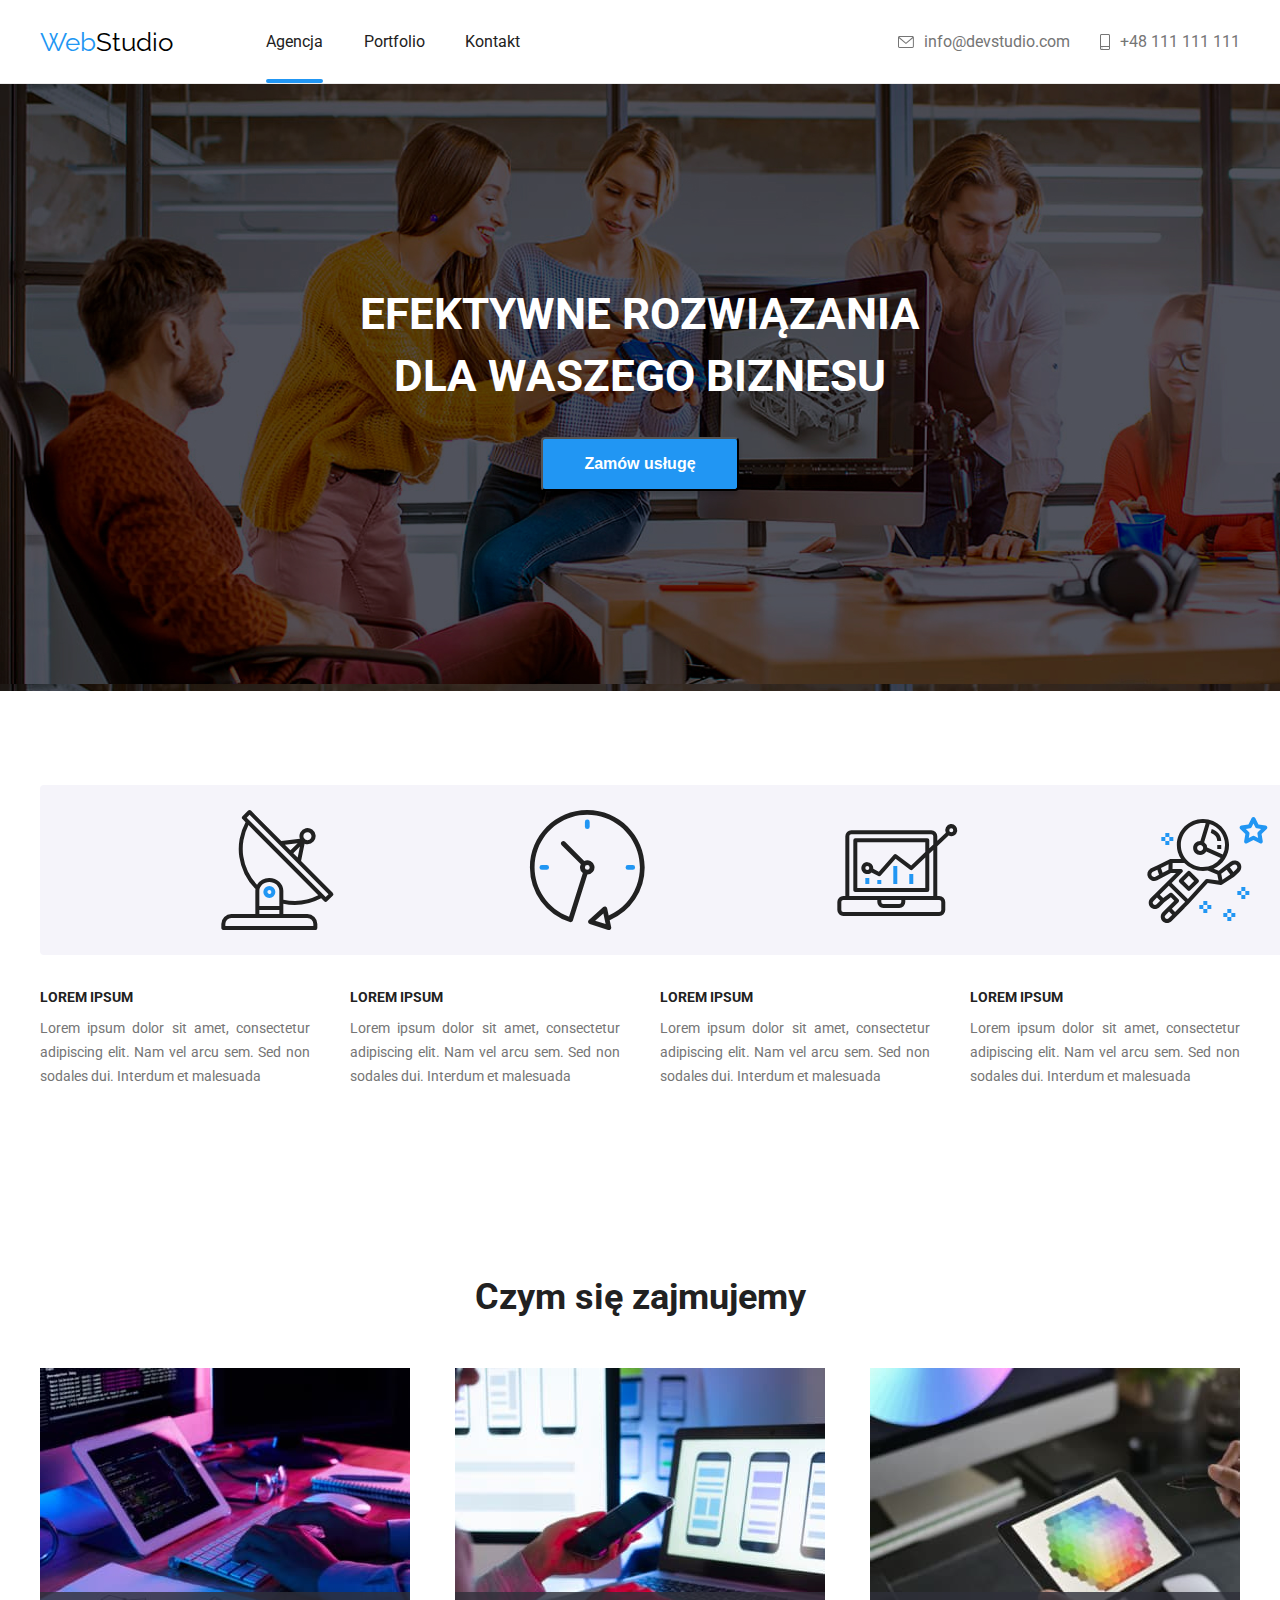
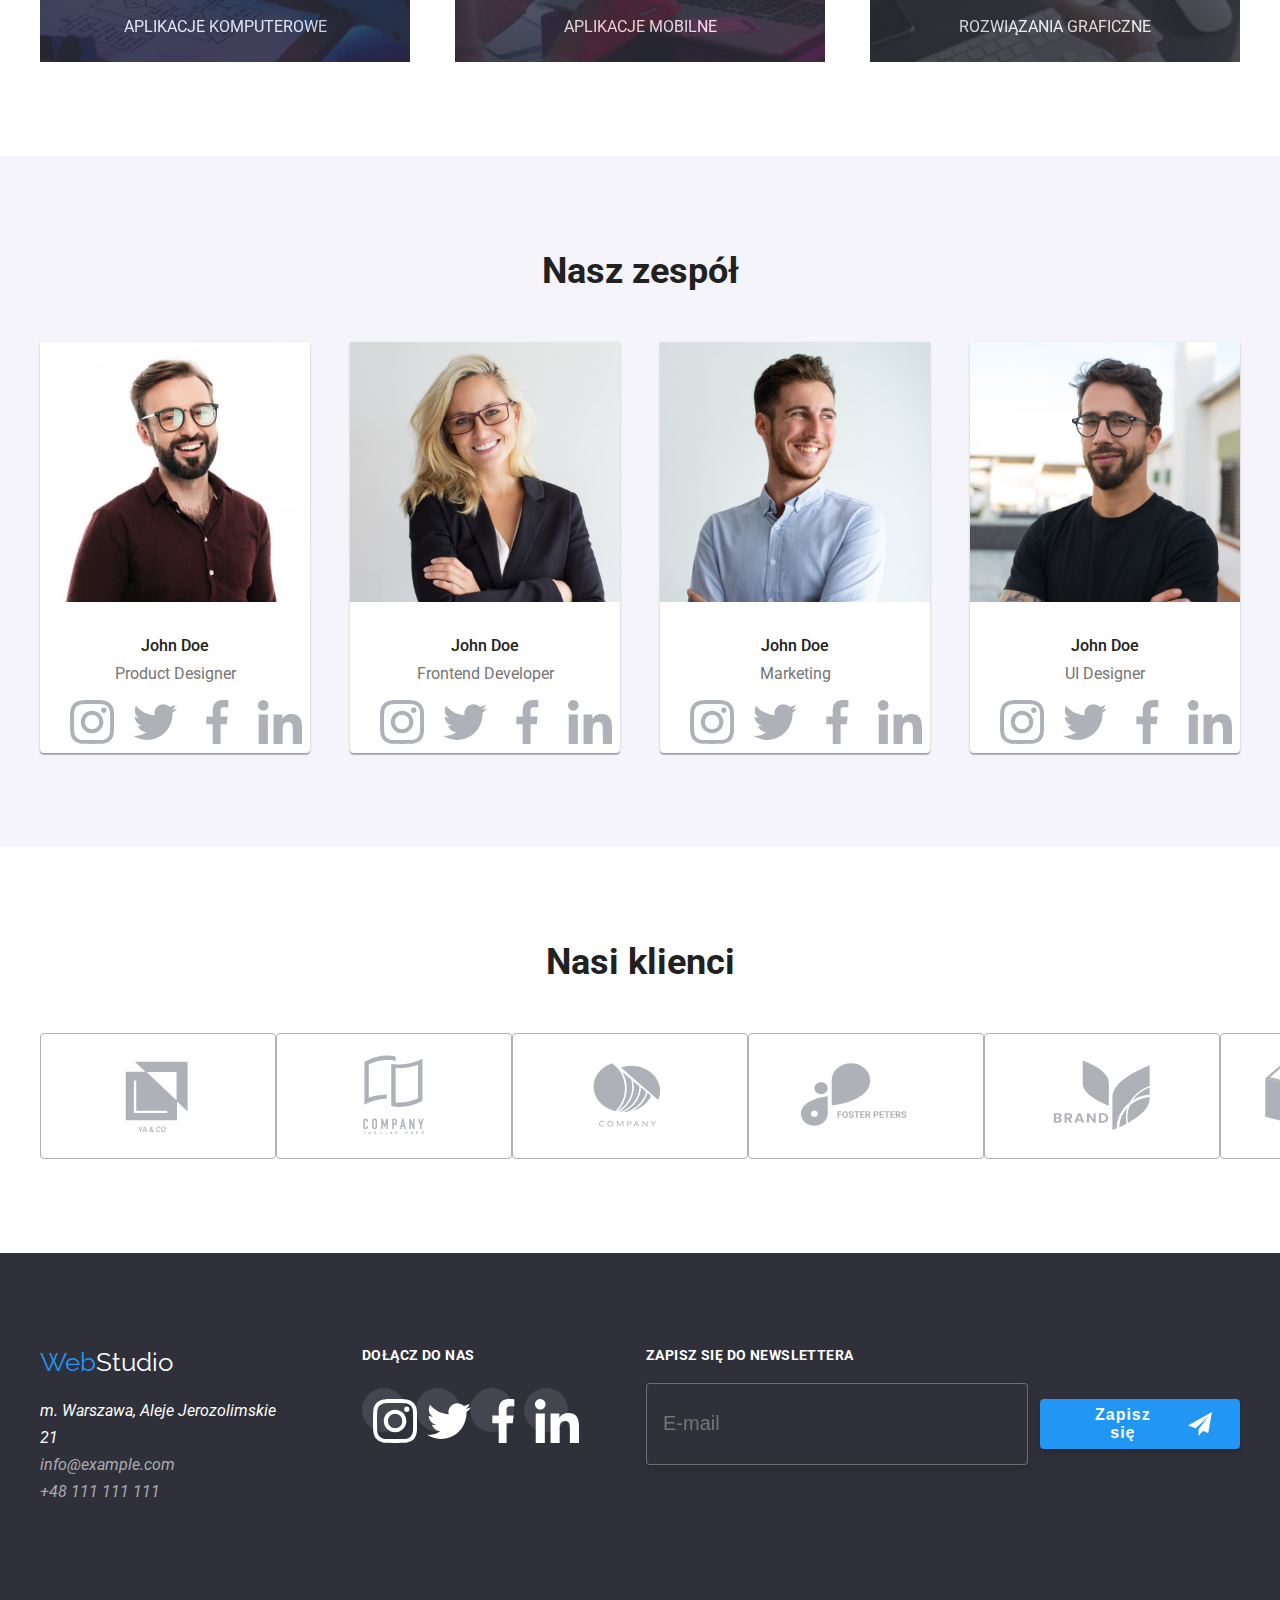
<file: index.html>
<!DOCTYPE html>
<html lang="pl">
  <head>
    <meta charset="UTF-8" />
    <meta http-equiv="X-UA-Compatible" content="IE=edge" />
    <meta name="viewport" content="width=device-width, initial-scale=1.0" />
    <title>Studio</title>
    <link
      rel="stylesheet"
      href="https://cdnjs.cloudflare.com/ajax/libs/modern-normalize/1.1.0/modern-normalize.min.css"
      integrity="sha512-wpPYUAdjBVSE4KJnH1VR1HeZfpl1ub8YT/NKx4PuQ5NmX2tKuGu6U/JRp5y+Y8XG2tV+wKQpNHVUX03MfMFn9Q=="
      crossorigin="anonymous"
      referrerpolicy="no-referrer" />
    <link rel="stylesheet" href="./css/styles.css" />
    <link rel="preconnect" href="https://fonts.googleapis.com" />
    <link rel="preconnect" href="https://fonts.gstatic.com" crossorigin />
    <link
      href="https://fonts.googleapis.com/css2?family=Raleway:wght@700&family=Roboto:wght@400;500;700;900&display=swap"
      rel="stylesheet" />
  </head>
  <body>
    <header class="header">
      <div class="container">
        <div class="header-left">
          <a href="./index.html" class="logo"
            ><span class="blue-web">Web</span>Studio</a
          >
          <nav>
            <ul class="menu">
              <li class="menu-item">
                <a href="./index.html" class="menu-link active">Agencja</a>
              </li>
              <li class="menu-item">
                <a href="./portfolio.html" class="menu-link">Portfolio</a>
              </li>
              <li class="menu-item">
                <a href="" class="menu-link">Kontakt</a>
              </li>
            </ul>
          </nav>
        </div>
        <div class="header-right">
          <div class="header-right">
            <ul class="contact">
              <li class="contact-item">
                <a href="mailto:info@devstudio.com" class="contact-link">
                  <svg width="16px" height="12px" class="contact-icon">
                    <use xlink:href="./images/icons.svg#icon-envelope"></use>
                  </svg>
                  info@devstudio.com
                </a>
              </li>
              <li class="contact-item">
                <a href="tel:+48111111111" class="contact-link">
                  <svg width="10px" height="16px" class="contact-icon">
                    <use xlink:href="./images/icons.svg#icon-smartphone"></use>
                  </svg>
                  +48 111 111 111
                </a>
              </li>
            </ul>
          </div>
          
    </header>
    <main>
      <section class="baner section">
        <div class="baner-img">
        <div class="container">
          <h1>EFEKTYWNE ROZWIĄZANIA <br />DLA WASZEGO BIZNESU</h1>
          <button data-modal-open type="button" class="btn-studio" >Zamów usługę</button>
        </div>
      </div>

      <div class="backdrop is-hidden" data-modal> 
        <div class="modal">
          <div class="container-button-modal">
            <button data-modal-close class="close-button-modal" type="button">
              <svg class="close-button-modal-svg" width="30px" height="30px">
                <use href="./images/icons.svg#icon-closeclose-button-modal"></use>
              </svg>
            </button>
          </div>
          <div class="container-modal-form">
            <h4 class="header-modal-form">Zostaw swoje dane w formularzu poniżej</h4>
            <form class="modal-form">
              <label class="description-label" for="name">Imie</label>
              <div class="input-form-modal">
                <label for="name">
                <svg class="name-form-modal-svg" width="18px" height="18px">
                  <use href="./images/icons.svg#icon-person-black-18dp-1name"></use>
                </svg>
                <input  type="text" id="name">
              </label>
              </div> 
              <label class="description-label" for="phone">Telefon</label>
              <div class="input-form-modal">
                <label for="phone">
                <svg class="name-form-modal-svg" width="18px" height="18px">
                  <use href="./images/icons.svg#icon-phone-black-18dp-1phone"></use>
                </svg>
                <input  type="tel" id="phone">
              </label>
              </div> 
              <label class="description-label" for="email">Email</label>
              <div class="input-form-modal">
                <label for="email">
                <svg class="name-form-modal-svg" width="18px" height="18px">
                  <use href="./images/icons.svg#icon-email-black-18dp-1mail"></use>
                </svg>
                <input  type="email" id="email">
              </label>
              </div> 
              <label class="description-label" for="comment">Komentarz</label>
              <div class="input-form-modal">
                <label for="comment">            
                <textarea class="textarea-form-modal-comment" name="comment" id="comment" rows="7" placeholder="Wprowadź tekst"></textarea>
              </label>
              </div> 
              <div class="accept-the-terms">
              <label class="statute" for="statute">
                <input class="checkbox-modal-input" type="checkbox" name="statute" id="statute">
                <svg class="checkbox-border" width="16px" height="15px">
                  <use href="./images/icons.svg#icon-Vectorborder-checkbox"></use>
                </svg>
                <svg class="checkbox-checkmark" width="11px" height="8px">
                  <use href="./images/icons.svg#icon-Vectorcheckbox-2-1"></use>
                </svg>
                <p>Oświadczam iż akceptuję <a href="#">Regulamin</a> i <a href="$">Politykę Prywatności.</a></p>
              </label>
            </div>
            <div class="modal-form-send-button-container">
              <button class="modal-form-send-button" type="submit">Wyślij</button>
            </div>
            </form>
          </div>
        </div>
      </div>


      </section>
      <section class="lorem-ipsum container section">
        <ul>
          <li>
            <svg class="lorem-ipsum-svg" width="270px" height="120px">
              <use href="./images/icons.svg#icon-antenna-1"></use>
            </svg>
            <h3>LOREM IPSUM</h3>
            <p>
              Lorem ipsum dolor sit amet, consectetur adipiscing elit. Nam vel
              arcu sem. Sed non sodales dui. Interdum et malesuada
            </p>
          </li>
          <li>
            <svg class="lorem-ipsum-svg" width="270px" height="120px">
              <use href="./images/icons.svg#icon-clock-1"></use>
            </svg>
            <h3>LOREM IPSUM</h3>
            <p>
              Lorem ipsum dolor sit amet, consectetur adipiscing elit. Nam vel
              arcu sem. Sed non sodales dui. Interdum et malesuada
            </p>
          </li>
          <li>
            <svg class="lorem-ipsum-svg" width="270px" height="120px">
              <use href="./images/icons.svg#icon-diagram-1"></use>
            </svg>
            <h3>LOREM IPSUM</h3>
            <p>
              Lorem ipsum dolor sit amet, consectetur adipiscing elit. Nam vel
              arcu sem. Sed non sodales dui. Interdum et malesuada
            </p>
          </li>
          <li>
            <svg class="lorem-ipsum-svg" width="270px" height="120px">
              <use href="./images/icons.svg#icon-astronaut-1"></use>
            </svg>
            <h3>LOREM IPSUM</h3>
            <p>
              Lorem ipsum dolor sit amet, consectetur adipiscing elit. Nam vel
              arcu sem. Sed non sodales dui. Interdum et malesuada
            </p>
          </li>
        </ul>
      </section>
      <section class="what-we-do section">
        <div class="container">
          <h2>Czym się zajmujemy</h2>

          <ul>
            <li>
              <img
                src="./images/img1.jpg"
                alt="Zdjęcie przedstawia ręce osoby piszącej na klawiaturze, obok klawiatury leży schemat narysowany na kartce i kod wyświetlający się na tablecie i części monitora"
                width="370"
                height="294" />
              <div class="what-we-do-item-title">
                  <p>APLIKACJE KOMPUTEROWE</p>
              </div>
            </li>
            <li>
              <img
                src="./images/img2.jpg"
                alt="Zdjęcie przedstawia osobe trzymająca telefon oraz laptopa na którym wyświetlają warianty layoutów"
                width="370"
                height="294" />
                <div class="what-we-do-item-title">
                  <p>APLIKACJE MOBILNE</p>
              </div>
            </li>
            <li>
              <img
                src="./images/img3.jpg"
                alt="Zdjęcie przedstawia ręce osoby trzymającej tablet z paletą kolorów do wyboru"
                width="370"
                height="294" />
                <div class="what-we-do-item-title">
                  <p>ROZWIĄZANIA GRAFICZNE</p>
              </div>
            </li>
          </ul>
        </div>
      </section>
      <section class="team section">
        <div class="container">
          <h2>Nasz zespół</h2>

          <ul class="employ-card">
            <li>
              <figure>
                <img
                  src="./images/team1.jpg"
                  alt="John Doe Product Designer"
                  width="270"
                  height="260" />
                <figcaption>
                  <p class="name">John Doe</p>
                  <p class="job-position">Product Designer</p>
                  <ul class="socialmedia-icons">
                    <li class="socialmedia-icon">
                      <a href="#">
                        <svg width="44px" height="44px">
                          <use href="./images/icons.svg#icon-instagram-2"></use>
                        </svg>
                      </a>
                    </li>                    
                    <li class="socialmedia-icon">
                      <a href="#">
                        <svg width="44px" height="44px">
                          <use href="./images/icons.svg#icon-twitter-1"></use>
                        </svg>
                      </a>
                    </li>
                    <li class="socialmedia-icon">
                      <a href="#">
                      <svg width="44px" height="44px">
                        <use href="./images/icons.svg#icon-facebook-1"></use>
                      </svg>
                    </a>
                    </li>
                    <li class="socialmedia-icon">
                      <a href="#">
                      <svg width="44px" height="44px">
                        <use href="./images/icons.svg#icon-linkedin-1"></use>
                      </svg>
                    </a>
                    </li>
                  </ul>
                </figcaption>
              </figure>
            </li>
            <li>
              <figure>
                <img
                  src="./images/team2.jpg"
                  alt="John Doe Frontend Developer"
                  width="270"
                  height="260" />
                <figcaption>
                  <p class="name">John Doe</p>
                  <p class="job-position">Frontend Developer</p>
                  <ul class="socialmedia-icons">
                    <li class="socialmedia-icon">
                      <a href="#">
                      <svg width="44px" height="44px">
                        <use href="./images/icons.svg#icon-instagram-2"></use>
                      </svg>
                    </a>
                    </li>
                    <li class="socialmedia-icon">
                      <a href="#">
                      <svg width="44px" height="44px">
                        <use href="./images/icons.svg#icon-twitter-1"></use>
                      </svg>
                    </a>
                    </li>
                    <li class="socialmedia-icon">
                      <a href="#">
                      <svg width="44px" height="44px">
                        <use href="./images/icons.svg#icon-facebook-1"></use>
                      </svg>
                    </a>
                    </li>
                    <li class="socialmedia-icon">
                      <a href="#">
                      <svg width="44px" height="44px">
                        <use href="./images/icons.svg#icon-linkedin-1"></use>
                      </svg>
                    </a>
                    </li>
                  </ul>
                </figcaption>
              </figure>
            </li>
            <li>
              <figure>
                <img
                  src="./images/team3.jpg"
                  alt="John Doe Marketing"
                  width="270"
                  height="260" />
                <figcaption>
                  <p class="name">John Doe</p>
                  <p class="job-position">Marketing</p>
                  <ul class="socialmedia-icons">
                    <li class="socialmedia-icon">
                      <a href="#">
                      <svg width="44px" height="44px">
                        <use href="./images/icons.svg#icon-instagram-2"></use>
                      </svg>
                    </a>
                    </li>
                    <li class="socialmedia-icon">
                      <a href="#">
                      <svg width="44px" height="44px">
                        <use href="./images/icons.svg#icon-twitter-1"></use>
                      </svg>
                    </a>
                    </li>
                    <li class="socialmedia-icon">
                      <a href="#">
                      <svg width="44px" height="44px">
                        <use href="./images/icons.svg#icon-facebook-1"></use>
                      </svg>
                    </a>
                    </li>
                    <li class="socialmedia-icon">
                      <a href="#">
                      <svg width="44px" height="44px">
                        <use href="./images/icons.svg#icon-linkedin-1"></use>
                      </svg>
                    </a>
                    </li>
                  </ul>
                </figcaption>
              </figure>
            </li>
            <li>
              <figure>
                <img
                  src="./images/team4.jpg"
                  alt="John Doe UI Designer"
                  width="270"
                  height="260" />
                <figcaption>
                  <p class="name">John Doe</p>
                  <p class="job-position">UI Designer</p>
                  <ul class="socialmedia-icons">
                    <li class="socialmedia-icon">
                      <a href="#">
                      <svg width="44px" height="44px">
                        <use href="./images/icons.svg#icon-instagram-2"></use>
                      </svg>
                    </a>
                    </li>
                    <li class="socialmedia-icon">
                      <a href="#">
                      <svg width="44px" height="44px">
                        <use href="./images/icons.svg#icon-twitter-1"></use>
                      </svg>
                    </a>
                    </li>
                    <li class="socialmedia-icon">
                      <a href="#">
                      <svg width="44px" height="44px">
                        <use href="./images/icons.svg#icon-facebook-1"></use>
                      </svg>
                    </a>
                    </li>
                    <li class="socialmedia-icon">
                      <a href="#">
                      <svg width="44px" height="44px">
                        <use href="./images/icons.svg#icon-linkedin-1"></use>
                      </svg>
                    </a>
                    </li>
                  </ul>
                </figcaption>
              </figure>
            </li>
          </ul>
        </div>
      </section>
      <section class="our-customers section">
        <div class="container">
          <h2>Nasi klienci</h2>
          <ul class="customers">
            <li class="customer">
              <svg width="170px" height="92px">
                <use href="./images/icons.svg#icon-LogoYACO"></use>
              </svg>
            </li>
            <li class="customer">
              <svg width="170px" height="92px">
                <use href="./images/icons.svg#icon-Logotagline-here"></use>
              </svg>
            </li>
            <li class="customer">
              <svg width="170px" height="92px">
                <use href="./images/icons.svg#icon-Logocompany"></use>
              </svg>
            </li>
            <li class="customer">
              <svg width="170px" height="92px">
                <use href="./images/icons.svg#icon-Logopeters"></use>
              </svg>
            </li>
            <li class="customer">
              <svg width="170px" height="92px">
                <use href="./images/icons.svg#icon-Logobrand"></use>
              </svg>
            </li>
            <li class="customer">
              <svg width="170px" height="92px">
                <use href="./images/icons.svg#icon-Logotag-line"></use>
              </svg>
            </li>
          </ul>
        </div>
      </section>
    </main>
    <footer class="footer section">
      <div class="container footer-container">
        <div class="footer-left">
          <a href="./index.html"
            ><span class="logo"
              ><span class="blue-web">Web</span>Studio</span
            ></a
          >
          <address class="address">
            <ul>
              <li>
                <a href="https://goo.gl/maps/ZJ2jtGcHfp8Aeqk69"
                  ><p>m. Warszawa, Aleje Jerozolimskie 21</p></a
                >
              </li>
              <li class="contact-footer">
                <a href="mailto:info@example.com"> info@example.com</a>
              </li>
              <li class="contact-footer">
                <a href="tel:+48111111111"> +48 111 111 111</a>
              </li>
            </ul>
          </address>
        </div>
        <div class="footer-right">
          <p class="join-to-us">DOŁĄCZ DO NAS</p>
          <ul class="socialmedia-icons">
            <li class="socialmedia-icon">
              <a href="#">
              <svg width="44px" height="44px">
                <use href="./images/icons.svg#icon-instagram-2"></use>
              </svg>
            </a>
            </li>
            <li class="socialmedia-icon">
              <a href="#">
              <svg width="44px" height="44px">
                <use href="./images/icons.svg#icon-twitter-1"></use>
              </svg>
            </a>
            </li>
            <li class="socialmedia-icon">
              <a href="#">
              <svg width="44px" height="44px">
                <use href="./images/icons.svg#icon-facebook-1"></use>
              </svg>
            </a>
            </li>
            <li class="socialmedia-icon">
              <a href="#">
              <svg width="44px" height="44px">
                <use href="./images/icons.svg#icon-linkedin-1"></use>
              </svg>
            </a>
            </li>
          </ul>
        </div>
        <div class="subscribe-newsletter">
          <p class="subscribe-newsletter-header">
            Zapisz się do newslettera
          </p>
          <form class="newsletter-form">
            <input class="input-email-newsletter" type="email" name="email" placeholder="E-mail"/>
            <button class="newsletter-button" type="submit">Zapisz się <img src="./images/icon-send.png" alt=""></button>
          </form>
        </div>
      </div>
    </footer>
    <script src="./modal.js"></script>
  </body>
</html>
</file>
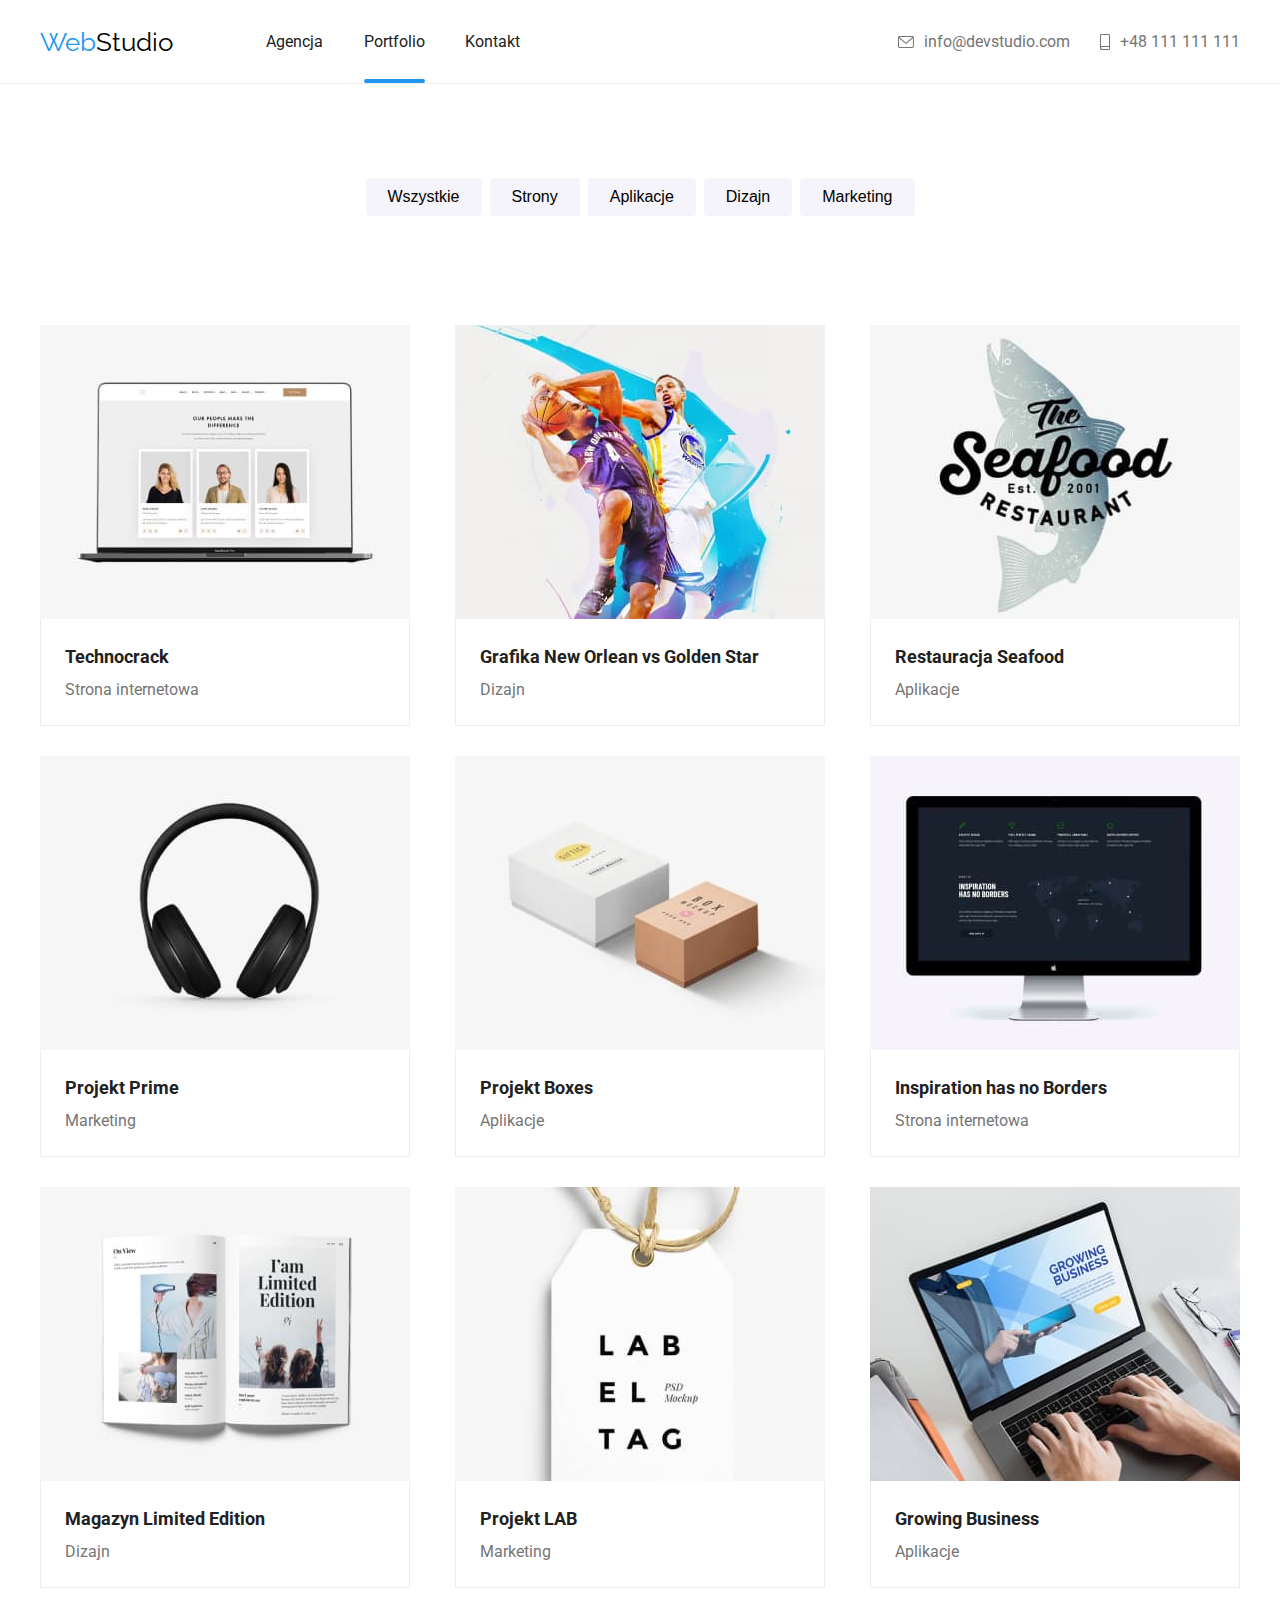
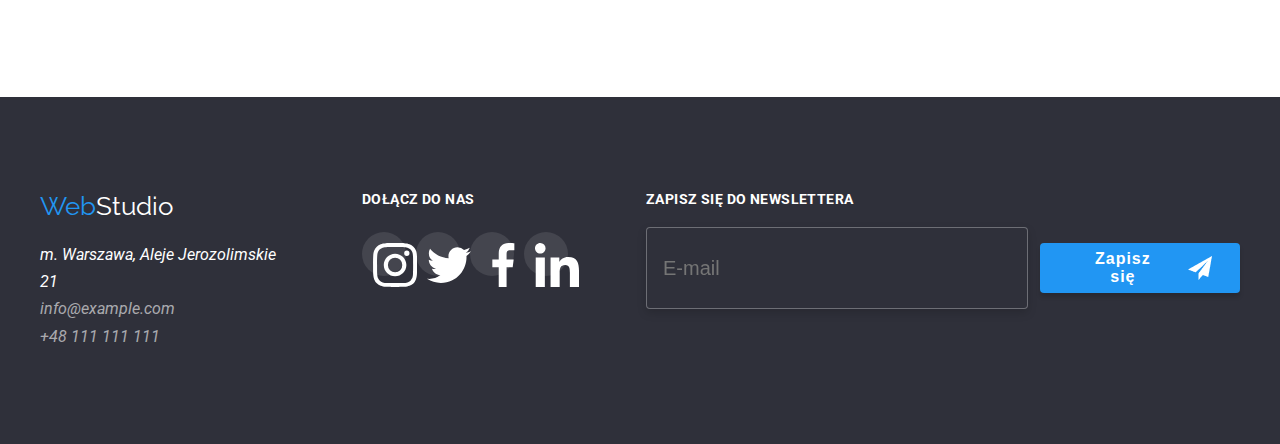
<file: portfolio.html>
<!DOCTYPE html>
<html lang="pl">
  <head>
    <meta charset="UTF-8" />
    <meta http-equiv="X-UA-Compatible" content="IE=edge" />
    <meta name="viewport" content="width=device-width, initial-scale=1.0" />
    <title>Portfolio</title>
    <link
      rel="stylesheet"
      href="https://cdnjs.cloudflare.com/ajax/libs/modern-normalize/1.1.0/modern-normalize.min.css"
      integrity="sha512-wpPYUAdjBVSE4KJnH1VR1HeZfpl1ub8YT/NKx4PuQ5NmX2tKuGu6U/JRp5y+Y8XG2tV+wKQpNHVUX03MfMFn9Q=="
      crossorigin="anonymous"
      referrerpolicy="no-referrer" />
    <link rel="stylesheet" href="./css/styles.css" />
    <link rel="preconnect" href="https://fonts.googleapis.com" />
    <link rel="preconnect" href="https://fonts.gstatic.com" crossorigin />
    <link
      href="https://fonts.googleapis.com/css2?family=Raleway:wght@700&family=Roboto:wght@400;500;700;900&display=swap"
      rel="stylesheet" />
  </head>
  <body>
    <header class="header">
      <div class="container">
        <div class="header-left">
          <a href="./index.html" class="logo"
            ><span class="blue-web">Web</span>Studio</a
          >
          <nav>
            <ul class="menu">
              <li class="menu-item">
                <a href="./index.html" class="menu-link">Agencja</a>
              </li>
              <li class="menu-item">
                <a href="./portfolio.html" class="menu-link active">Portfolio</a>
              </li>
              <li class="menu-item">
                <a href="" class="menu-link">Kontakt</a>
              </li>
            </ul>
          </nav>
        </div>
        <div class="header-right">
          <div class="header-right">
            <ul class="contact">
              <li class="contact-item">
                <a href="mailto:info@devstudio.com" class="contact-link">
                  <svg width="16px" height="12px" class="contact-icon">
                    <use xlink:href="./images/icons.svg#icon-envelope"></use>
                  </svg>
                  info@devstudio.com
                </a>
              </li>
              <li class="contact-item">
                <a href="tel:+48111111111" class="contact-link">
                  <svg width="10px" height="16px" class="contact-icon">
                    <use xlink:href="./images/icons.svg#icon-smartphone"></use>
                  </svg>
                  +48 111 111 111
                </a>
              </li>
            </ul>
          </div>
          
    </header>
    <main class="main-portfolio">
      <div class="container">
        <ul class="list-btn-portfolio">
          <li>
            <button type="button" class="btn-portfolio">Wszystkie</button>
          </li>
          <li><button type="button" class="btn-portfolio">Strony</button></li>
          <li>
            <button type="button" class="btn-portfolio">Aplikacje</button>
          </li>
          <li><button type="button" class="btn-portfolio">Dizajn</button></li>
          <li>
            <button type="button" class="btn-portfolio">Marketing</button>
          </li>
        </ul>
      </div>
      <section>
        <div class="container">
          <ul class="portfolio-boxes section">
            <li>
                  <figure class="portfolio-card">
                    <div class="portfolio-img-container">
                      <img
                        src="./images/technocrack.jpg"
                        alt="Laptop na którym wyświetlają się 3 osoby"
                        width="370"
                        height="294" />
                          <p class="portfolio-card-description">
                            Technocrack jest popularną platformą wykorzystywaną do 
                            rozpowszechniania koronawirusa. 
                            Firmy wykorzystują tę platformę do celów szpiegowskich i 
                            ataków na niezabezpieczone serwery konkurencji</p>
                      </div>
                    <figcaption>
                      <p class="portfolio-title">Technocrack</p>
                      <p class="portfolio-filtr">Strona internetowa</p>
                    </figcaption>
                  </figure>
            </li>
            <li>
              <figure class="portfolio-card">
                <div class="portfolio-img-container">
                <img
                  src="./images/grafika-new-orlean-vs-golden-star.jpg"
                  alt="Dwóch koszykarzy walczących o piłkę"
                  width="370"
                  height="294" />
                  <p class="portfolio-card-description">
                    Technocrack jest popularną platformą wykorzystywaną do 
                    rozpowszechniania koronawirusa. 
                    Firmy wykorzystują tę platformę do celów szpiegowskich i 
                    ataków na niezabezpieczone serwery konkurencji</p>
                </div>
                <figcaption>
                  <p class="portfolio-title">
                    Grafika New Orlean vs Golden Star
                  </p>
                  <p class="portfolio-filtr">Dizajn</p>
                </figcaption>
              </figure>
            </li>
            <li>
              <figure class="portfolio-card">
                <div class="portfolio-img-container">
                <img
                  src="./images/restauracja-seafood.jpg"
                  alt="Logo restauracji Seafood"
                  width="370"
                  height="294" />
                  <p class="portfolio-card-description">
                    Technocrack jest popularną platformą wykorzystywaną do 
                    rozpowszechniania koronawirusa. 
                    Firmy wykorzystują tę platformę do celów szpiegowskich i 
                    ataków na niezabezpieczone serwery konkurencji</p>
                </div>
                <figcaption>
                  <p class="portfolio-title">Restauracja Seafood</p>
                  <p class="portfolio-filtr">Aplikacje</p>
                </figcaption>
              </figure >
            </li>
            <li>
              <figure class="portfolio-card">
                <div class="portfolio-img-container">
                <img
                  src="./images/projekt-prime.jpg"
                  alt="Czarne słuchawki nauszne"
                  width="370"
                  height="294" />
                  <p class="portfolio-card-description">
                    Technocrack jest popularną platformą wykorzystywaną do 
                    rozpowszechniania koronawirusa. 
                    Firmy wykorzystują tę platformę do celów szpiegowskich i 
                    ataków na niezabezpieczone serwery konkurencji</p>
                </div>
                <figcaption>
                  <p class="portfolio-title">Projekt Prime</p>
                  <p class="portfolio-filtr">Marketing</p>
                </figcaption>
              </figure>
            </li>
            <li>
              <figure class="portfolio-card">
                <div class="portfolio-img-container">
                <img
                  src="./images/projekt-boxes.jpg"
                  alt="Większe białe pudełko i mniejsze bezowe pudełko"
                  width="370"
                  height="294" />
                  <p class="portfolio-card-description">
                    Technocrack jest popularną platformą wykorzystywaną do 
                    rozpowszechniania koronawirusa. 
                    Firmy wykorzystują tę platformę do celów szpiegowskich i 
                    ataków na niezabezpieczone serwery konkurencji</p>
                </div>
                <figcaption>
                  <p class="portfolio-title">Projekt Boxes</p>
                  <p class="portfolio-filtr">Aplikacje</p>
                </figcaption>
              </figure>
            </li>
            <li>
              <figure class="portfolio-card">
                <div class="portfolio-img-container">
                <img
                  src="./images/inspiration-has-no-borders.jpg"
                  alt="Monitor wyświetlający ciemną stronę internetową"
                  width="370"
                  height="294" />
                  <p class="portfolio-card-description">
                    Technocrack jest popularną platformą wykorzystywaną do 
                    rozpowszechniania koronawirusa. 
                    Firmy wykorzystują tę platformę do celów szpiegowskich i 
                    ataków na niezabezpieczone serwery konkurencji</p>
                </div>
                <figcaption>
                  <p class="portfolio-title">Inspiration has no Borders</p>
                  <p class="portfolio-filtr">Strona internetowa</p>
                </figcaption>
              </figure>
            </li>
            <li>
              <figure class="portfolio-card">
                <div class="portfolio-img-container">
                <img
                  src="./images/magazyn-limited-edition.jpg"
                  alt="Ksiązka I am limited edition"
                  width="370"
                  height="294" />
                  <p class="portfolio-card-description">
                    Technocrack jest popularną platformą wykorzystywaną do 
                    rozpowszechniania koronawirusa. 
                    Firmy wykorzystują tę platformę do celów szpiegowskich i 
                    ataków na niezabezpieczone serwery konkurencji</p>
                  </div>
                <figcaption>
                  <p class="portfolio-title">Magazyn Limited Edition</p>
                  <p class="portfolio-filtr">Dizajn</p>
                </figcaption>
              </figure>
            </li>
            <li>
              <figure class="portfolio-card">
                <div class="portfolio-img-container">
                <img
                  src="./images/projekt-lab.jpg"
                  alt="Etykieta LAB EL TAG"
                  width="370"
                  height="294" />
                  <p class="portfolio-card-description">
                    Technocrack jest popularną platformą wykorzystywaną do 
                    rozpowszechniania koronawirusa. 
                    Firmy wykorzystują tę platformę do celów szpiegowskich i 
                    ataków na niezabezpieczone serwery konkurencji</p>
                  </div>
                <figcaption>
                  <p class="portfolio-title">Projekt LAB</p>
                  <p class="portfolio-filtr">Marketing</p>
                </figcaption>
              </figure>
            </li>
            <li>
              <figure class="portfolio-card">
                <div class="portfolio-img-container">
                <img
                  src="./images/growing-business.jpg"
                  alt="Laptop napis Growing Biznes dłonie połozone na klawiaturze"
                  width="370"
                  height="294" />
                  <p class="portfolio-card-description">
                    Technocrack jest popularną platformą wykorzystywaną do 
                    rozpowszechniania koronawirusa. 
                    Firmy wykorzystują tę platformę do celów szpiegowskich i 
                    ataków na niezabezpieczone serwery konkurencji</p>
                  </div>
                <figcaption>
                  <p class="portfolio-title">Growing Business</p>
                  <p class="portfolio-filtr">Aplikacje</p>
                </figcaption>
              </figure>
            </li>
          </ul>
        </div>
      </section>
    </main>
    <footer class="footer section">
      <div class="container footer-container">
        <div class="footer-left">
          <a href="./index.html"
            ><span class="logo"
              ><span class="blue-web">Web</span>Studio</span
            ></a
          >
          <address class="address">
            <ul>
              <li>
                <a href="https://goo.gl/maps/ZJ2jtGcHfp8Aeqk69"
                  ><p>m. Warszawa, Aleje Jerozolimskie 21</p></a
                >
              </li>
              <li class="contact-footer">
                <a href="mailto:info@example.com"> info@example.com</a>
              </li>
              <li class="contact-footer">
                <a href="tel:+48111111111"> +48 111 111 111</a>
              </li>
            </ul>
          </address>
        </div>
        <div class="footer-right">
          <p class="join-to-us">DOŁĄCZ DO NAS</p>
          <ul class="socialmedia-icons">
            <li class="socialmedia-icon">
              <a href="#">
              <svg width="44px" height="44px">
                <use href="./images/icons.svg#icon-instagram-2"></use>
              </svg>
            </a>
            </li>
            <li class="socialmedia-icon">
              <a href="#">
              <svg width="44px" height="44px">
                <use href="./images/icons.svg#icon-twitter-1"></use>
              </svg>
            </a>
            </li>
            <li class="socialmedia-icon">
              <a href="#">
              <svg width="44px" height="44px">
                <use href="./images/icons.svg#icon-facebook-1"></use>
              </svg>
            </a>
            </li>
            <li class="socialmedia-icon">
              <a href="#">
              <svg width="44px" height="44px">
                <use href="./images/icons.svg#icon-linkedin-1"></use>
              </svg>
            </a>
            </li>
          </ul>
        </div>
        <div class="subscribe-newsletter">
          <p class="subscribe-newsletter-header">
            Zapisz się do newslettera
          </p>
          <form class="newsletter-form">
            <input class="input-email-newsletter" type="email" name="email" placeholder="E-mail"/>
            <button class="newsletter-button" type="submit">Zapisz się <img src="./images/icon-send.png" alt=""></button>
          </form>
        </div>
      </div>
    </footer>
  </body>
</html>
</file>
<file: css/styles.css>
:root {
  --color-text-hover: #2196f3;
  --color-text-light: #757575;
  --color-text-primary: #212121;
  --color-white: #ffffff;
  --color-lightgray: #f5f4fa;
  --color-background-footer: #2f303a;
  --color-studio: #000000;
  --color-icons: #afb1b8;
}

* {
  margin: 0;
  padding: 0;
}

body {
  font-family: "Roboto", sans-serif;
  color: var(--color-text-primary);
}

.container {
  max-width: 1200px;
  margin: 0 auto;
}

.section {
  padding: 94px 0;
}

/* header start */

.header {
  border-bottom: #ececec 1px solid;
}

.header .container {
  display: flex;
  align-items: center;
  justify-content: space-between;
}

.header-left {
  display: flex;
  align-items: center;
}

.logo {
  font-family: "Raleway", sans-serif;
  font-size: 26px;
  color: var(--color-studio);
  text-decoration: none;
  margin-right: 93px;
}

.blue-web {
  color: var(--color-text-hover);
}

.menu {
  display: flex;
  list-style-type: none;
  width: 254px;
  padding: 32px 0 0 0;
  justify-content: space-between;
}

.menu-link {
  text-decoration: none;
  color: var(--color-text-primary);
  transition: color;
  transition-duration: 250ms;
  transition-timing-function: cubic-bezier(0.4, 0, 0.2, 1);
}

.menu-link:hover,
.menu-link:focus {
  color: var(--color-text-hover);
}

.menu-link.active::after {
  content: "";
  display: block;
  border: 2px solid var(--color-text-hover);
  border-radius: 2px;
  margin-top: 28px;
}

.header-right {
  display: flex;
}

.contact {
  color: var(--color-text-light);
  list-style-type: none;
  display: flex;
}

.contact-item {
  display: flex;
  align-items: center;
}

.contact-item a {
  text-decoration: none;
  color: var(--color-text-light);
  display: flex;
  align-items: center;
  transition: color;
  transition-duration: 250ms;
  transition-timing-function: cubic-bezier(0.4, 0, 0.2, 1);
}

.contact-item:first-child {
  margin-right: 20px;
}

.contact-item svg {
  fill: var(--color-text-light);
  margin: 0 10px;
}

.contact-icon use {
  transition: fill;
  transition-duration: 250ms;
  transition-timing-function: cubic-bezier(0.4, 0, 0.2, 1);
}

.contact-link:hover .contact-icon use,
.contact-link:focus .contact-icon use {
  fill: var(--color-text-hover);
}

.contact-link:hover,
.contact-link:focus {
  color: var(--color-text-hover);
}

.contact-link:focus {
  outline: none;
}

/* header end */

/* main start */

.main-portfolio {
  padding-top: 94px;
}

.baner {
  padding: 0;
  background-color: var(--color-background-footer);
}

.baner-img {
  background-image: linear-gradient(
      to bottom,
      rgba(0, 0, 0, 0.4),
      rgba(0, 0, 0, 0.4)
    ),
    url("../images/office.jpg");
  max-width: 1600px;
  margin: 0 auto;
  padding: 200px 0;
}

.baner .container {
  display: flex;
  flex-direction: column;
  align-items: center;
  padding: 0;
}

.container h1 {
  font-size: 44px;
  line-height: 1.4;
  color: var(--color-white);
  margin-bottom: 30px;
  text-align: center;
}

.container .btn-studio {
  padding: 10px 41px;
  background-color: var(--color-text-hover);
  color: var(--color-white);
  box-shadow: 0px 4px 4px rgba(0, 0, 0, 0.15);
  border-radius: 4px;
  font-size: 16px;
  font-weight: 700;
  line-height: 1.875;
  cursor: pointer;
}

.lorem-ipsum-svg {
  background-color: #f5f4fa;
  padding: 25px 102.34px;
  border-radius: 4px;
  margin-bottom: 30px;
}

.lorem-ipsum ul {
  display: flex;
  justify-content: space-between;
  text-align: justify;
}

.lorem-ipsum li {
  width: 270px;
  list-style: none;
}

.lorem-ipsum h3 {
  font-size: 14px;
  line-height: 1.17214;
  margin-bottom: 10px;
}

.lorem-ipsum p {
  color: var(--color-text-light);
  line-height: 1.715;
  font-size: 14px;
}

.what-we-do h2,
.team h2,
.our-customers h2 {
  font-size: 36px;
  line-height: 1.171945;
  display: flex;
  justify-content: center;
  margin-bottom: 50px;
}

.what-we-do ul {
  display: flex;
  list-style: none;
  justify-content: space-between;
}

.what-we-do li {
  position: relative;
  margin-bottom: 0;
  display: flex;
}

.what-we-do-item-title {
  position: absolute;
  bottom: 0;
  background: var(--color-background-footer);
  opacity: 80%;
  color: var(--color-white);
  display: flex;
  align-items: center;
  justify-content: center;
  height: 70px;
  width: 100%;
}

.team {
  background-color: var(--color-lightgray);
}

.team .employ-card {
  display: flex;
  list-style: none;
  justify-content: space-between;
}

.team figure {
  box-shadow: 0px 1px 3px rgba(0, 0, 0, 0.12), 0px 1px 1px rgba(0, 0, 0, 0.14),
    0px 2px 1px rgba(0, 0, 0, 0.2);
  border-radius: 0px 0px 4px 4px;
  background-color: var(--color-white);
}

.team .name {
  font-weight: 500;
  display: flex;
  justify-content: center;
  padding: 30px 0 10px 0;
}

.team .job-position {
  color: var(--color-text-light);
  line-height: 1.171875;
  display: flex;
  justify-content: center;
}

.socialmedia-icons {
  display: flex;
  justify-content: space-evenly;
  list-style: none;
  padding: 5px 0 20px 0;
}

.socialmedia-icon {
  display: flex;
  align-content: center;
  border-radius: 50%;
  transition: background-color;
  transition-duration: 250ms;
  transition-timing-function: cubic-bezier(0.4, 0, 0.2, 1);
}

.socialmedia-icon a {
  width: 44px;
  height: 44px;
}

.socialmedia-icon:hover,
.socialmedia-icon a:focus {
  background-color: var(--color-text-hover);
  cursor: pointer;
}

.socialmedia-icon svg {
  fill: var(--color-icons);
  padding: 11px;
  transition: fill;
  transition-duration: 250ms;
  transition-timing-function: cubic-bezier(0.4, 0, 0.2, 1);
}

.socialmedia-icon svg:hover,
.socialmedia-icon a:focus svg {
  fill: var(--color-white);
}

.socialmedia-icon a:focus {
  outline: none;
}

.customers {
  display: flex;
  list-style: none;
  justify-content: space-between;
}

.customer {
  border: 1px solid var(--color-icons);
  border-radius: 4px;
  display: flex;
  align-items: center;
  transition: border;
  transition-duration: 250ms;
  transition-timing-function: cubic-bezier(0.4, 0, 0.2, 1);
}

.customer:hover {
  border: 1px solid var(--color-text-hover);
}

.customer svg {
  fill: var(--color-icons);
  padding: 16px 32px;
  transition: fill;
  transition-duration: 250ms;
  transition-timing-function: cubic-bezier(0.4, 0, 0.2, 1);
}

.customer svg:hover {
  fill: var(--color-text-hover);
}

.list-btn-portfolio {
  list-style: none;
  display: flex;
  justify-content: center;
  gap: 8px;
}

.btn-portfolio {
  background-color: var(--color-lightgray);
  padding: 6px 22px;
  border: none;
  font-size: 16px;
  border-radius: 4px;
  line-height: 1.625;
  cursor: pointer;
  transition: color, background-color, box-shadow;
  transition-duration: 250ms;
  transition-timing-function: cubic-bezier(0.4, 0, 0.2, 1);
}

.btn-portfolio:hover,
.btn-portfolio:focus {
  background-color: var(--color-text-hover);
  color: var(--color-white);
  box-shadow: 0px 3px 1px rgba(0, 0, 0, 0.1), 0px 1px 2px rgba(0, 0, 0, 0.08),
    0px 2px 2px rgba(0, 0, 0, 0.12);
}

.portfolio-boxes {
  display: flex;
  list-style: none;
  flex-wrap: wrap;
  justify-content: space-between;
}

.portfolio-boxes li {
  margin: 15px 0;
  transition: box-shadow;
  transition-duration: 250ms;
  transition-timing-function: cubic-bezier(0.4, 0, 0.2, 1);
}

.portfolio-boxes li:hover {
  box-shadow: 0px 1px 1px rgba(0, 0, 0, 0.12), 0px 4px 4px rgba(0, 0, 0, 0.06),
    1px 4px 6px rgba(0, 0, 0, 0.16);
}

.portfolio-card {
  width: 370px;
}

.portfolio-card:hover .portfolio-card-description {
  transform: translateY(0);
}

.portfolio-img-container {
  position: relative;
  overflow: hidden;
  display: flex;
}

.portfolio-card-description {
  position: absolute;
  top: 0;
  right: 0;
  bottom: 0;
  left: 0;
  background-color: var(--color-text-hover);
  opacity: 90%;
  color: var(--color-white);
  padding: 49px 24px;
  font-size: 18px;
  line-height: 1.55;
  transform: translateY(100%);
  transition: transform;
  transition-duration: 250ms;
  transition-timing-function: cubic-bezier(0.4, 0, 0.2, 1);
}

.portfolio-boxes li a {
  text-decoration: none;
}

.portfolio-boxes li a:visited {
  color: var(--color-text-primary);
}

.portfolio-boxes figure {
  background-color: var(--color-white);
  display: flex;
  flex-direction: column;
}

.portfolio-boxes figcaption {
  padding: 20px 0 20px 24px;
  border-right: 1px solid #eeeeee;
  border-bottom: 1px solid #eeeeee;
  border-left: 1px solid #eeeeee;
}

.portfolio-title {
  font-size: 18px;
  font-weight: 700;
  line-height: 2;
}

.portfolio-filtr {
  color: var(--color-text-light);
  line-height: 1.875;
}

/*  footer start*/

.footer {
  background-color: var(--color-background-footer);
}

.footer a {
  text-decoration: none;
}

.footer .logo {
  color: var(--color-white);
}

.footer p {
  color: var(--color-white);
}

.contact-footer {
  color: var(--color-text-light);
  list-style-type: none;
}

.address {
  margin-top: 20px;
}

.address ul {
  list-style: none;
}

.address a {
  line-height: 1.7;
  color: rgba(255, 255, 255, 0.6);
}

.footer-container {
  display: flex;
}

.footer-right {
  margin-left: 70px;
}

.join-to-us {
  font-weight: 700;
  font-size: 14px;
  line-height: 16px;
  letter-spacing: 0.03em;
  text-transform: uppercase;
  margin-bottom: 20px;
}

.footer-right .socialmedia-icon {
  background-color: rgba(255, 255, 255, 0.1);
  border-radius: 50%;
  margin: 0 5px;
}

.footer-right .socialmedia-icon:first-child {
  margin-left: 0;
}

.footer-right .socialmedia-icon:last-child {
  margin-right: 0;
}

.footer-right .socialmedia-icon svg {
  fill: var(--color-white);
}

.footer-right .socialmedia-icon:hover {
  background-color: var(--color-text-hover);
}

.subscribe-newsletter {
  margin-left: 78px;
}

.subscribe-newsletter-header {
  font-weight: 700;
  font-size: 14px;
  line-height: 16px;
  letter-spacing: 0.03em;
  text-transform: uppercase;
  margin-bottom: 20px;
}

.input-email-newsletter {
  width: 358px;
  height: 50px;
  background-color: var(--color-background-footer);
  border: 1px solid rgba(255, 255, 255, 0.3);
  filter: drop-shadow(0px 4px 4px rgba(0, 0, 0, 0.15));
  border-radius: 4px;
  font-size: 20px;
  padding: 15px 16px;
  color: var(--color-white);
}

.input-email-newsletter:focus-within {
  outline: none;
}

.newsletter-button {
  padding: 10px 28px 10px 42px;
  background-color: var(--color-text-hover);
  box-shadow: 0px 4px 4px rgba(0, 0, 0, 0.15);
  border-radius: 4px;
  color: var(--color-white);
  border: none;
  height: 50px;
  font-size: 16px;
  font-weight: 700;
  display: flex;
  align-items: center;
  cursor: pointer;
  letter-spacing: 0.06em;
}

.newsletter-button img {
  margin-left: 24px;
}

.newsletter-form {
  display: flex;
  align-items: center;
  gap: 12px;
}

/*  footer end*/

/* modal start */

.backdrop {
  position: fixed;
  left: 0;
  right: 0;
  top: 0;
  bottom: 0;
  background-color: rgba(0, 0, 0, 0.2);
  transition: visibility 250ms linear, opacity 250ms linear;
}

.is-hidden {
  visibility: hidden;
  opacity: 0;
  pointer-events: none;
}

.modal {
  position: absolute;
  left: 50%;
  top: 50%;
  background-color: var(--color-white);
  width: 528px;
  border-radius: 4px;
  opacity: 1;
  box-shadow: 0px 1px 3px rgba(0, 0, 0, 0.12), 0px 1px 1px rgba(0, 0, 0, 0.14),
    0px 2px 1px rgba(0, 0, 0, 0.2);
  padding: 8px;
  transform: translate(-50%, -50%) scale(1);
  transition: transform 250ms linear;
}
.container-button-modal {
  display: flex;
  justify-content: flex-end;
}

.close-button-modal {
  border: none;
  background-color: transparent;
  cursor: pointer;
}

.is-hidden .modal {
  transform: translate(-50%, -50%) scale(0);
}

/* .container-modal-form {
  display: flex;
  justify-content: center;
} */
.header-modal-form {
  font-size: 20px;
  font-weight: 700;
  line-height: 1.172;
  text-align: center;
}

.modal-form {
  margin: 12px 40px 0 40px;
}

.description-label {
  display: block;
  margin-bottom: 4px;
  margin-top: 10px;
  color: var(--color-text-light);
  font-size: 12px;
}

.input-form-modal {
  border: 1px solid rgba(33, 33, 33, 0.2);
  border-radius: 4px;
  display: flex;
  align-items: center;
  transition: border, fill;
  transition-duration: 250ms;
  transition-timing-function: cubic-bezier(0.4, 0, 0.2, 1);
}

.name-form-modal-svg {
  margin: 14px 15px;
}

.input-form-modal input {
  border: none;
  outline: none;
  width: 100%;
}

.input-form-modal label {
  display: flex;
  align-items: center;
  width: 100%;
}

.input-form-modal:focus-within {
  border: 1px solid var(--color-text-hover);
  fill: var(--color-text-hover);
}

.textarea-form-modal-comment {
  resize: none;
  width: 100%;
  border: none;
  outline: none;
  padding: 12px 16px;
}

.textarea-form-modal-comment::placeholder {
  color: var(--color-text-light);
  opacity: 50%;
  font-size: 12px;
}

.accept-the-terms {
  margin-top: 20px;
  display: flex;
  align-items: center;
  justify-content: center;
}

.statute {
  display: flex;
  align-items: center;
  justify-content: center;
  position: relative;
}

.statute .checkbox-modal-input {
  position: absolute;
  opacity: 0;
  cursor: pointer;
}

.statute p {
  font-size: 14px;
  margin-left: 25px;
}
.statute p a {
  color: var(--color-text-hover);
}

.modal-form-send-button-container {
  display: flex;
  justify-content: center;
}

.modal-form-send-button {
  margin-top: 30px;
  margin-bottom: 40px;
  padding: 10px 76px;
  background-color: var(--color-text-hover);
  box-shadow: 0px 4px 4px rgba(0, 0, 0, 0.15);
  border-radius: 4px;
  color: var(--color-white);
  border: none;
  font-size: 16px;
  font-weight: 700;
  line-height: 1.875;
  letter-spacing: 0.06em;
  cursor: pointer;
}

.checkbox-border {
  border-radius: 2px;
  position: absolute;
  top: 0;
  left: 0;
}

.checkbox-checkmark {
  position: absolute;
  top: 3px;
  left: 2px;
  transition: background-color, fill;
  transition-duration: 250ms;
  transition-timing-function: cubic-bezier(0.4, 0, 0.2, 1);
}

.checkbox-modal-input:checked + .checkbox-checkmark {
  display: block;
}

.checkbox-modal-input:checked + .checkbox-border {
  background-color: var(--color-text-hover);
  fill: var(--color-text-hover);
}

/* modal end */
</file>
